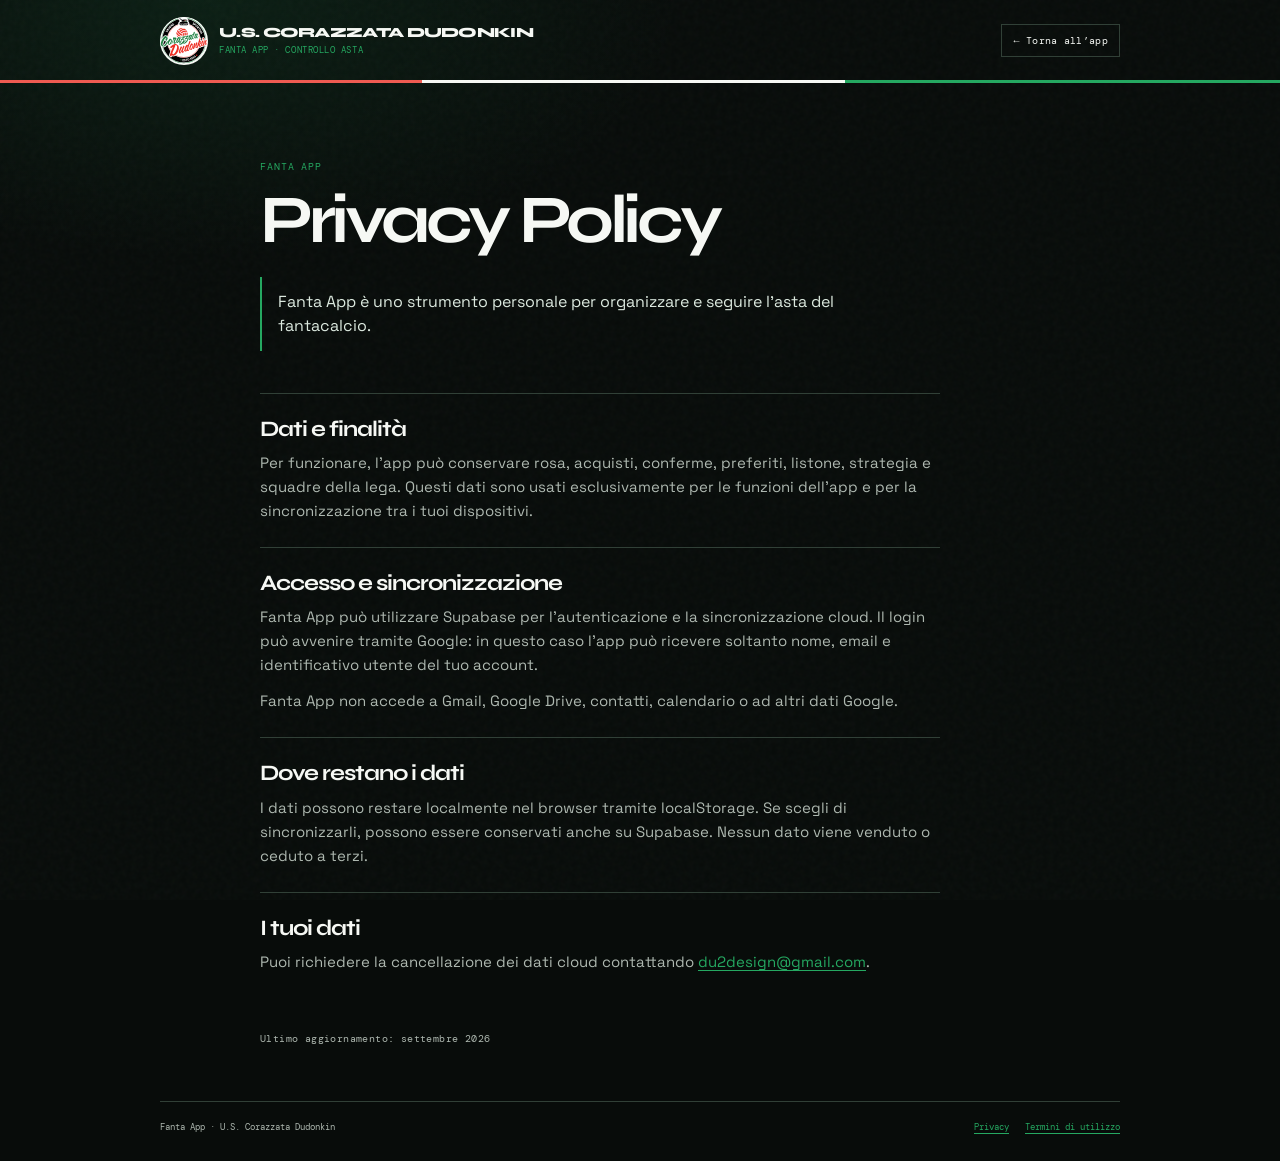
<file: privacy.html>
<!doctype html>
<html lang="it">
  <head>
    <meta charset="UTF-8" />
    <meta name="viewport" content="width=device-width, initial-scale=1.0" />
    <title>Privacy Policy — Fanta App</title>
    <meta name="description" content="Informativa privacy di Fanta App." />
    <link rel="preconnect" href="https://fonts.googleapis.com" />
    <link rel="preconnect" href="https://fonts.gstatic.com" crossorigin />
    <link href="https://fonts.googleapis.com/css2?family=DM+Mono:wght@400;500&family=Space+Grotesk:wght@400;500;600;700&family=Syne:wght@600;700;800&display=swap" rel="stylesheet" />
    <link rel="stylesheet" href="/legal.css" />
  </head>
  <body>
    <div class="legal-noise" aria-hidden="true"></div>
    <header class="legal-topbar">
      <a class="legal-brand" href="/" aria-label="Torna alla Fanta App"><img src="/assets/corazzata-dudonkin.svg" alt="Logo U.S. Corazzata Dudonkin" /><span><b>U.S. CORAZZATA DUDONKIN</b><small>FANTA APP · CONTROLLO ASTA</small></span></a>
      <a class="legal-back" href="/">← Torna all’app</a>
    </header>
    <main class="legal-main">
      <p class="legal-kicker">FANTA APP</p>
      <h1>Privacy Policy</h1>
      <p class="legal-intro">Fanta App è uno strumento personale per organizzare e seguire l’asta del fantacalcio.</p>
      <section class="legal-section"><h2>Dati e finalità</h2><p>Per funzionare, l’app può conservare rosa, acquisti, conferme, preferiti, listone, strategia e squadre della lega. Questi dati sono usati esclusivamente per le funzioni dell’app e per la sincronizzazione tra i tuoi dispositivi.</p></section>
      <section class="legal-section"><h2>Accesso e sincronizzazione</h2><p>Fanta App può utilizzare Supabase per l’autenticazione e la sincronizzazione cloud. Il login può avvenire tramite Google: in questo caso l’app può ricevere soltanto nome, email e identificativo utente del tuo account.</p><p>Fanta App non accede a Gmail, Google Drive, contatti, calendario o ad altri dati Google.</p></section>
      <section class="legal-section"><h2>Dove restano i dati</h2><p>I dati possono restare localmente nel browser tramite localStorage. Se scegli di sincronizzarli, possono essere conservati anche su Supabase. Nessun dato viene venduto o ceduto a terzi.</p></section>
      <section class="legal-section"><h2>I tuoi dati</h2><p>Puoi richiedere la cancellazione dei dati cloud contattando <a href="mailto:du2design@gmail.com">du2design@gmail.com</a>.</p></section>
      <p class="legal-updated">Ultimo aggiornamento: settembre 2026</p>
    </main>
    <footer class="legal-footer"><span>Fanta App · U.S. Corazzata Dudonkin</span><nav aria-label="Link legali"><a href="/privacy">Privacy</a><a href="/terms">Termini di utilizzo</a></nav></footer>
  </body>
</html>
</file>
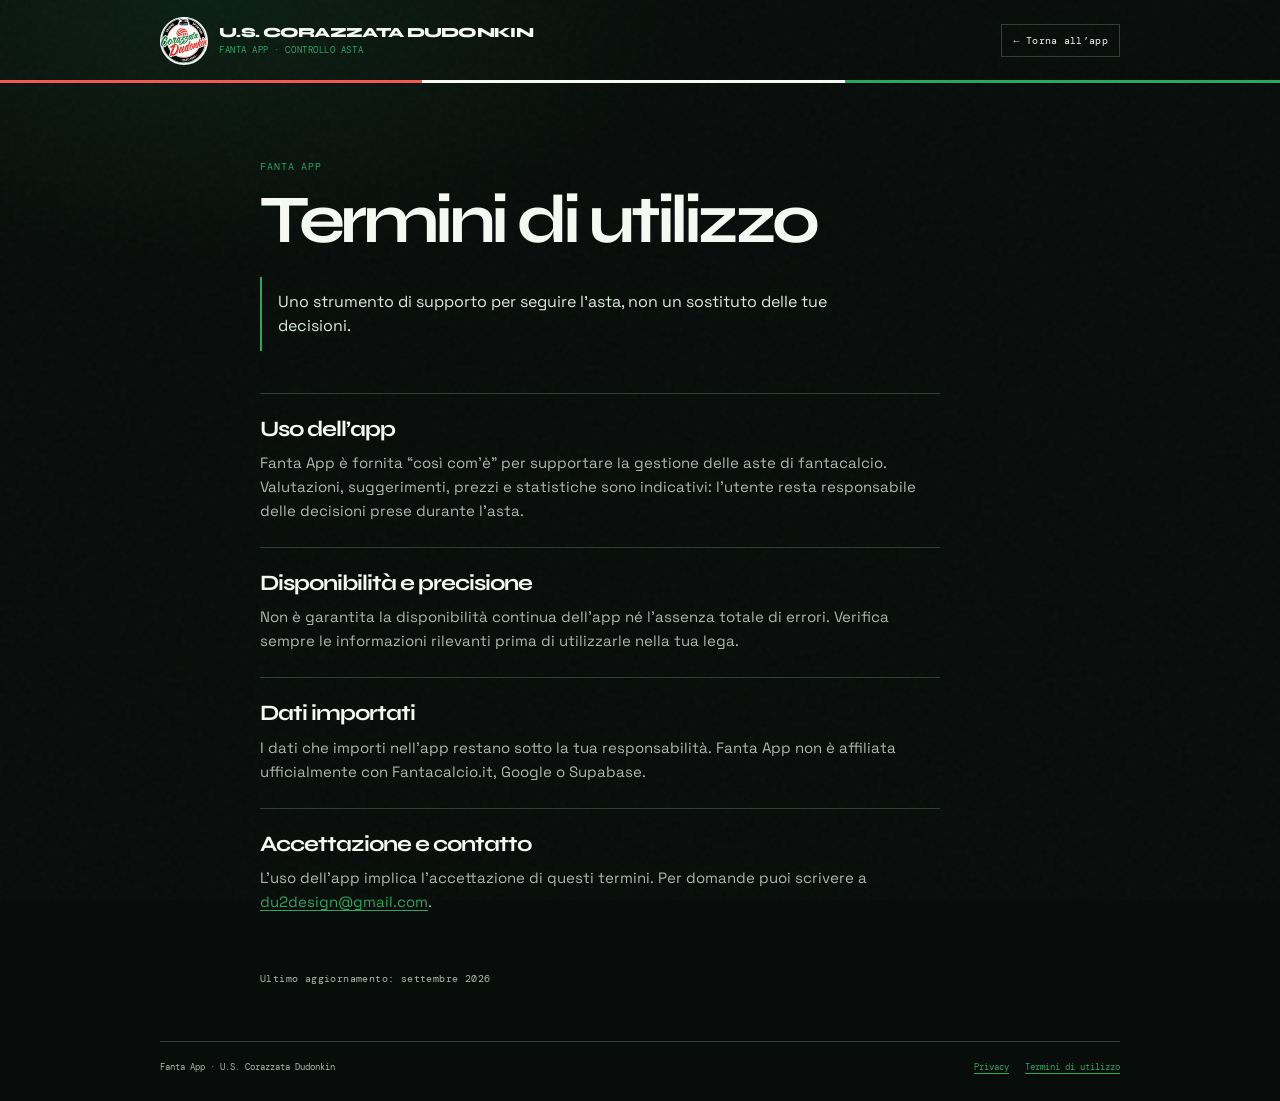
<file: terms.html>
<!doctype html>
<html lang="it">
  <head>
    <meta charset="UTF-8" />
    <meta name="viewport" content="width=device-width, initial-scale=1.0" />
    <title>Termini di utilizzo — Fanta App</title>
    <meta name="description" content="Termini di utilizzo di Fanta App." />
    <link rel="preconnect" href="https://fonts.googleapis.com" />
    <link rel="preconnect" href="https://fonts.gstatic.com" crossorigin />
    <link href="https://fonts.googleapis.com/css2?family=DM+Mono:wght@400;500&family=Space+Grotesk:wght@400;500;600;700&family=Syne:wght@600;700;800&display=swap" rel="stylesheet" />
    <link rel="stylesheet" href="/legal.css" />
  </head>
  <body>
    <div class="legal-noise" aria-hidden="true"></div>
    <header class="legal-topbar">
      <a class="legal-brand" href="/" aria-label="Torna alla Fanta App"><img src="/assets/corazzata-dudonkin.svg" alt="Logo U.S. Corazzata Dudonkin" /><span><b>U.S. CORAZZATA DUDONKIN</b><small>FANTA APP · CONTROLLO ASTA</small></span></a>
      <a class="legal-back" href="/">← Torna all’app</a>
    </header>
    <main class="legal-main">
      <p class="legal-kicker">FANTA APP</p>
      <h1>Termini di utilizzo</h1>
      <p class="legal-intro">Uno strumento di supporto per seguire l’asta, non un sostituto delle tue decisioni.</p>
      <section class="legal-section"><h2>Uso dell’app</h2><p>Fanta App è fornita “così com’è” per supportare la gestione delle aste di fantacalcio. Valutazioni, suggerimenti, prezzi e statistiche sono indicativi: l’utente resta responsabile delle decisioni prese durante l’asta.</p></section>
      <section class="legal-section"><h2>Disponibilità e precisione</h2><p>Non è garantita la disponibilità continua dell’app né l’assenza totale di errori. Verifica sempre le informazioni rilevanti prima di utilizzarle nella tua lega.</p></section>
      <section class="legal-section"><h2>Dati importati</h2><p>I dati che importi nell’app restano sotto la tua responsabilità. Fanta App non è affiliata ufficialmente con Fantacalcio.it, Google o Supabase.</p></section>
      <section class="legal-section"><h2>Accettazione e contatto</h2><p>L’uso dell’app implica l’accettazione di questi termini. Per domande puoi scrivere a <a href="mailto:du2design@gmail.com">du2design@gmail.com</a>.</p></section>
      <p class="legal-updated">Ultimo aggiornamento: settembre 2026</p>
    </main>
    <footer class="legal-footer"><span>Fanta App · U.S. Corazzata Dudonkin</span><nav aria-label="Link legali"><a href="/privacy">Privacy</a><a href="/terms">Termini di utilizzo</a></nav></footer>
  </body>
</html>
</file>
<file: legal.css>
:root{--ink:#080c0a;--panel:#111713;--field:#0d1410;--line:#314037;--paper:#f6f8f4;--muted:#aeb8b0;--lime:#25a861;--orange:#ef5b52}*{box-sizing:border-box}html{background:var(--ink)}body{min-height:100vh;margin:0;background:radial-gradient(700px 380px at 16% 0,rgba(37,168,97,.12),transparent 68%),var(--ink);color:var(--paper);font-family:"Space Grotesk",sans-serif}.legal-noise{pointer-events:none;position:fixed;inset:0;opacity:.035;background-image:url("data:image/svg+xml,%3Csvg viewBox='0 0 180 180' xmlns='http://www.w3.org/2000/svg'%3E%3Cfilter id='n'%3E%3CfeTurbulence type='fractalNoise' baseFrequency='.9' numOctaves='2' stitchTiles='stitch'/%3E%3C/filter%3E%3Crect width='100%25' height='100%25' filter='url(%23n)' opacity='.9'/%3E%3C/svg%3E")}.legal-topbar{position:relative;z-index:1;display:flex;align-items:center;justify-content:space-between;gap:22px;min-height:82px;padding:0 max(28px,calc((100vw - 960px)/2));border-bottom:1px solid var(--line)}.legal-topbar:after{content:"";position:absolute;right:0;bottom:-2px;left:0;height:3px;background:linear-gradient(90deg,var(--orange) 0 33%,var(--paper) 33% 66%,var(--lime) 66%)}.legal-brand{display:flex;align-items:center;gap:11px;color:var(--paper);text-decoration:none}.legal-brand img{width:48px;height:48px;object-fit:contain;background:var(--paper);border-radius:50%}.legal-brand b{display:block;font:800 14px/1 "Syne",sans-serif;letter-spacing:-.05em}.legal-brand small{display:block;margin-top:4px;color:var(--lime);font:9px "DM Mono",monospace;letter-spacing:.06em}.legal-back{border:1px solid var(--line);color:var(--paper);padding:9px 11px;font:10px "DM Mono",monospace;letter-spacing:.03em;text-decoration:none}.legal-back:hover,.legal-back:focus-visible{border-color:var(--lime);color:var(--lime);outline:none}.legal-main{position:relative;z-index:1;width:min(760px,calc(100% - 40px));margin:0 auto;padding:78px 0 56px}.legal-kicker{margin:0 0 14px;color:var(--lime);font:10px "DM Mono",monospace;letter-spacing:.09em}.legal-main h1{max-width:620px;margin:0;color:var(--paper);font:700 clamp(42px,7vw,68px)/.98 "Syne",sans-serif;letter-spacing:-.065em}.legal-intro{max-width:640px;margin:23px 0 42px;padding:13px 0 13px 16px;border-left:2px solid var(--lime);color:#dce9df;font-size:16px;line-height:1.52}.legal-section{max-width:680px;padding:24px 0;border-top:1px solid var(--line)}.legal-section h2{margin:0 0 10px;font:700 22px/1.05 "Syne",sans-serif;letter-spacing:-.045em}.legal-section p,.legal-section li{color:var(--muted);font-size:15px;line-height:1.6}.legal-section p{margin:0}.legal-section p+p{margin-top:12px}.legal-section ul{margin:11px 0 0;padding-left:20px}.legal-section li+li{margin-top:4px}.legal-section strong{color:var(--paper);font-weight:600}.legal-section a,.legal-footer a{color:var(--lime);text-underline-offset:3px}.legal-updated{margin:34px 0 0;color:var(--muted);font:10px "DM Mono",monospace;letter-spacing:.04em}.legal-footer{position:relative;z-index:1;display:flex;justify-content:space-between;gap:15px;width:min(960px,calc(100% - 40px));margin:0 auto;padding:19px 0 28px;border-top:1px solid var(--line);color:var(--muted);font:9px "DM Mono",monospace}.legal-footer nav{display:flex;gap:16px}.legal-footer a{font:inherit}@media(max-width:590px){.legal-topbar{min-height:74px;padding:0 17px}.legal-brand img{width:43px;height:43px}.legal-brand b{font-size:11px}.legal-brand small{font-size:8px}.legal-back{padding:8px 9px;font-size:9px}.legal-main{width:min(100% - 34px,760px);padding:52px 0 42px}.legal-main h1{font-size:42px}.legal-intro{font-size:14px;margin:20px 0 34px}.legal-section{padding:20px 0}.legal-section h2{font-size:20px}.legal-section p,.legal-section li{font-size:14px}.legal-footer{width:calc(100% - 34px);align-items:start;flex-direction:column;padding:17px 0 24px;gap:9px}}
</file>
